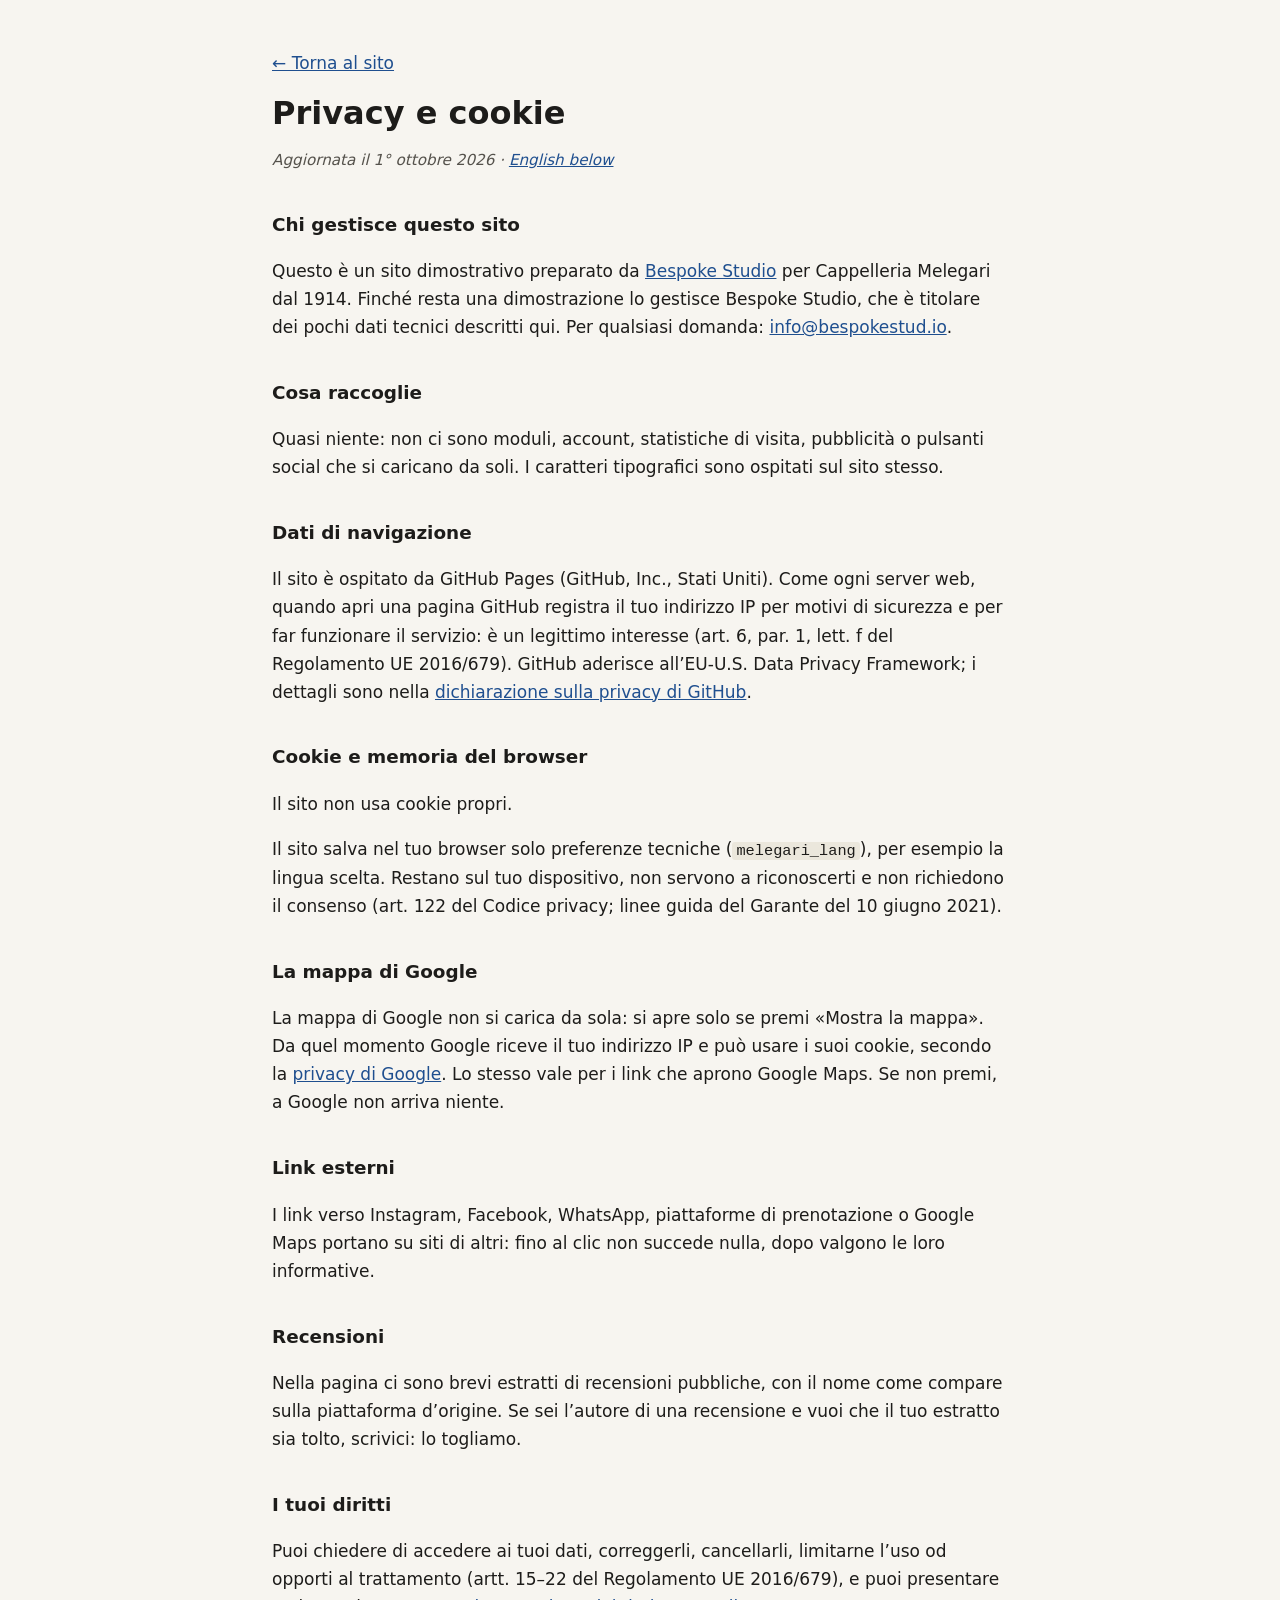
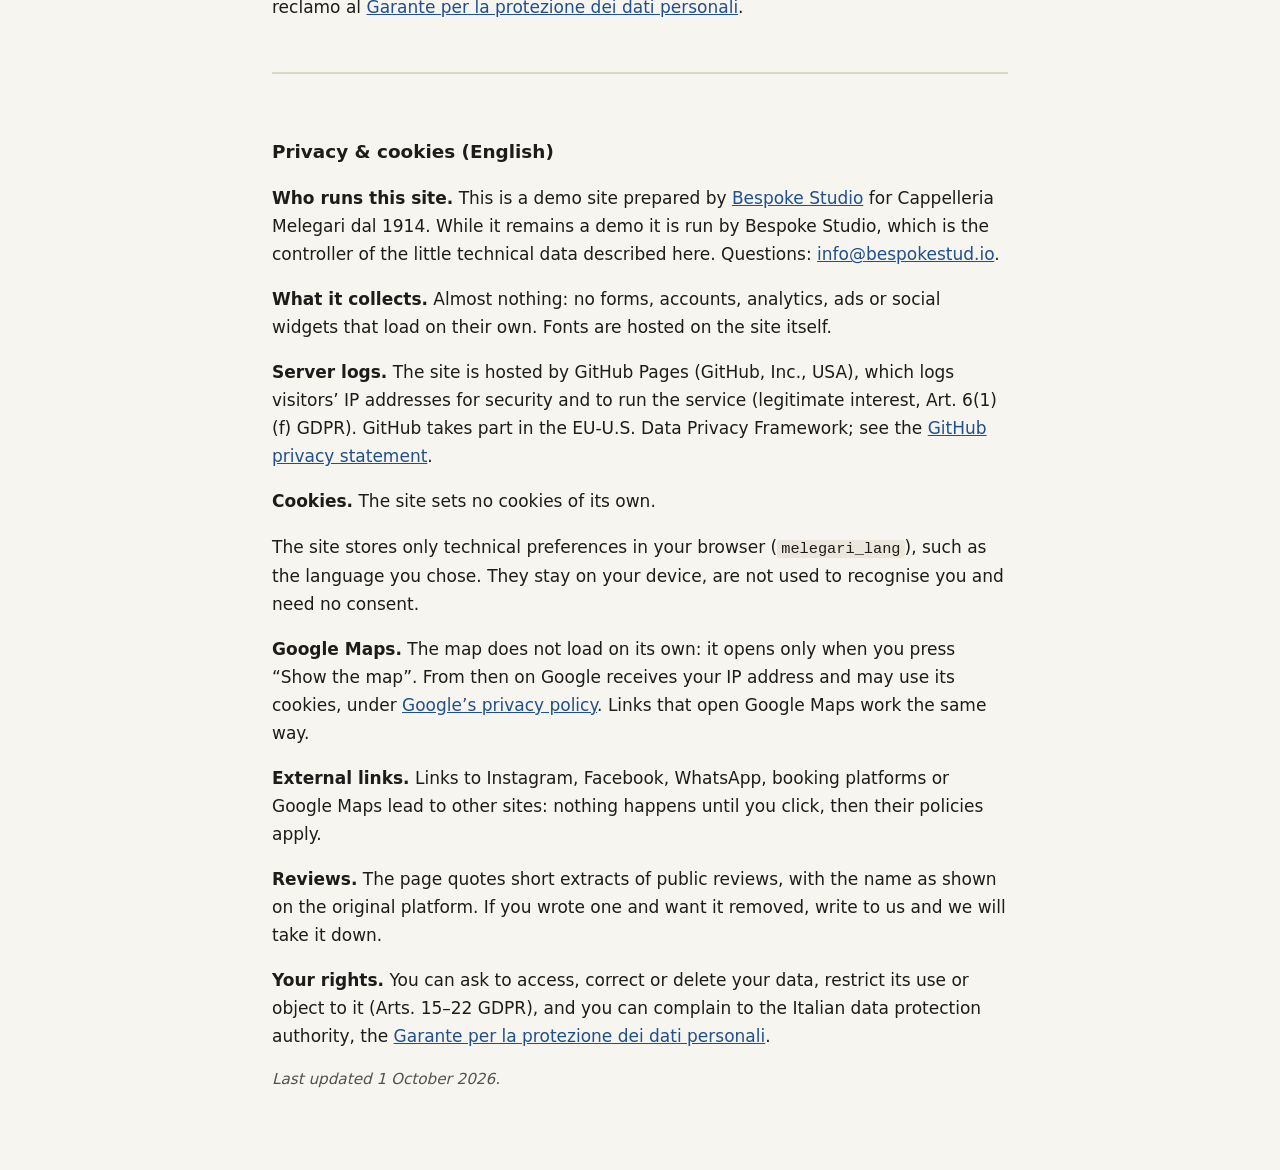
<file: privacy.html>
<!DOCTYPE html>
<html lang="it">
<head>
  <meta charset="UTF-8">
  <meta name="viewport" content="width=device-width, initial-scale=1.0">
  <meta name="robots" content="noindex">
  <title>Privacy e cookie · Cappelleria Melegari dal 1914</title>
  <meta name="description" content="Informativa privacy e cookie del sito Cappelleria Melegari dal 1914.">
  <style>
    body { margin: 0; background: #f7f5f0; color: #1d1c1a; font: 17px/1.65 system-ui, -apple-system, "Segoe UI", Roboto, sans-serif; }
    main { max-width: 46rem; margin: 0 auto; padding: 32px 20px 64px; }
    h1 { font-size: 2rem; line-height: 1.2; margin: 0.4em 0 0.2em; }
    h2 { font-size: 1.15rem; margin: 2em 0 0.4em; }
    a { color: #1f4f8f; }
    .data { color: #55524c; font-style: italic; font-size: 0.95rem; }
    .en { margin-top: 3em; padding-top: 1.5em; border-top: 2px solid #ddd8cc; }
    code { font-size: 0.9em; background: #ebe7dc; padding: 0 4px; border-radius: 3px; }
  </style>
</head>
<body>
<main>
  <p><a href="index.html">← Torna al sito</a></p>
  <h1>Privacy e cookie</h1>
  <p class="data">Aggiornata il 1° ottobre 2026 · <a href="#english" lang="en">English below</a></p>
  <h2>Chi gestisce questo sito</h2>
  <p>Questo è un sito dimostrativo preparato da <a href="https://bespokestud.io" rel="noopener">Bespoke Studio</a> per Cappelleria Melegari dal 1914. Finché resta una dimostrazione lo gestisce Bespoke Studio, che è titolare dei pochi dati tecnici descritti qui. Per qualsiasi domanda: <a href="mailto:info@bespokestud.io">info@bespokestud.io</a>.</p>
  <h2>Cosa raccoglie</h2>
  <p>Quasi niente: non ci sono moduli, account, statistiche di visita, pubblicità o pulsanti social che si caricano da soli. I caratteri tipografici sono ospitati sul sito stesso.</p>
  <h2>Dati di navigazione</h2>
  <p>Il sito è ospitato da GitHub Pages (GitHub, Inc., Stati Uniti). Come ogni server web, quando apri una pagina GitHub registra il tuo indirizzo IP per motivi di sicurezza e per far funzionare il servizio: è un legittimo interesse (art. 6, par. 1, lett. f del Regolamento UE 2016/679). GitHub aderisce all’EU-U.S. Data Privacy Framework; i dettagli sono nella <a href="https://docs.github.com/site-policy/privacy-policies/github-general-privacy-statement" rel="noopener">dichiarazione sulla privacy di GitHub</a>.</p>
  
  <h2>Cookie e memoria del browser</h2>
  <p>Il sito non usa cookie propri.</p>
  <p>Il sito salva nel tuo browser solo preferenze tecniche (<code>melegari_lang</code>), per esempio la lingua scelta. Restano sul tuo dispositivo, non servono a riconoscerti e non richiedono il consenso (art. 122 del Codice privacy; linee guida del Garante del 10 giugno 2021).</p>
  <h2>La mappa di Google</h2>
  <p>La mappa di Google non si carica da sola: si apre solo se premi «Mostra la mappa». Da quel momento Google riceve il tuo indirizzo IP e può usare i suoi cookie, secondo la <a href="https://policies.google.com/privacy?hl=it" rel="noopener">privacy di Google</a>. Lo stesso vale per i link che aprono Google Maps. Se non premi, a Google non arriva niente.</p>
  <h2>Link esterni</h2>
  <p>I link verso Instagram, Facebook, WhatsApp, piattaforme di prenotazione o Google Maps portano su siti di altri: fino al clic non succede nulla, dopo valgono le loro informative.</p>
  <h2>Recensioni</h2>
  <p>Nella pagina ci sono brevi estratti di recensioni pubbliche, con il nome come compare sulla piattaforma d’origine. Se sei l’autore di una recensione e vuoi che il tuo estratto sia tolto, scrivici: lo togliamo.</p>
  <h2>I tuoi diritti</h2>
  <p>Puoi chiedere di accedere ai tuoi dati, correggerli, cancellarli, limitarne l’uso od opporti al trattamento (artt. 15–22 del Regolamento UE 2016/679), e puoi presentare reclamo al <a href="https://www.garanteprivacy.it" rel="noopener">Garante per la protezione dei dati personali</a>.</p>
  <div class="en" id="english" lang="en">
    <h2>Privacy &amp; cookies (English)</h2>
    <p><strong>Who runs this site.</strong> This is a demo site prepared by <a href="https://bespokestud.io" rel="noopener">Bespoke Studio</a> for Cappelleria Melegari dal 1914. While it remains a demo it is run by Bespoke Studio, which is the controller of the little technical data described here. Questions: <a href="mailto:info@bespokestud.io">info@bespokestud.io</a>.</p>
    <p><strong>What it collects.</strong> Almost nothing: no forms, accounts, analytics, ads or social widgets that load on their own. Fonts are hosted on the site itself.</p>
    <p><strong>Server logs.</strong> The site is hosted by GitHub Pages (GitHub, Inc., USA), which logs visitors’ IP addresses for security and to run the service (legitimate interest, Art. 6(1)(f) GDPR). GitHub takes part in the EU-U.S. Data Privacy Framework; see the <a href="https://docs.github.com/site-policy/privacy-policies/github-general-privacy-statement" rel="noopener">GitHub privacy statement</a>.</p>
    
    <p><strong>Cookies.</strong> The site sets no cookies of its own.</p>
    <p>The site stores only technical preferences in your browser (<code>melegari_lang</code>), such as the language you chose. They stay on your device, are not used to recognise you and need no consent.</p>
    <p><strong>Google Maps.</strong> The map does not load on its own: it opens only when you press “Show the map”. From then on Google receives your IP address and may use its cookies, under <a href="https://policies.google.com/privacy?hl=en" rel="noopener">Google’s privacy policy</a>. Links that open Google Maps work the same way.</p>
    <p><strong>External links.</strong> Links to Instagram, Facebook, WhatsApp, booking platforms or Google Maps lead to other sites: nothing happens until you click, then their policies apply.</p>
    <p><strong>Reviews.</strong> The page quotes short extracts of public reviews, with the name as shown on the original platform. If you wrote one and want it removed, write to us and we will take it down.</p>
    <p><strong>Your rights.</strong> You can ask to access, correct or delete your data, restrict its use or object to it (Arts. 15–22 GDPR), and you can complain to the Italian data protection authority, the <a href="https://www.garanteprivacy.it" rel="noopener">Garante per la protezione dei dati personali</a>.</p>
    <p class="data">Last updated 1 October 2026.</p>
  </div>
</main>
</body>
</html>
</file>
